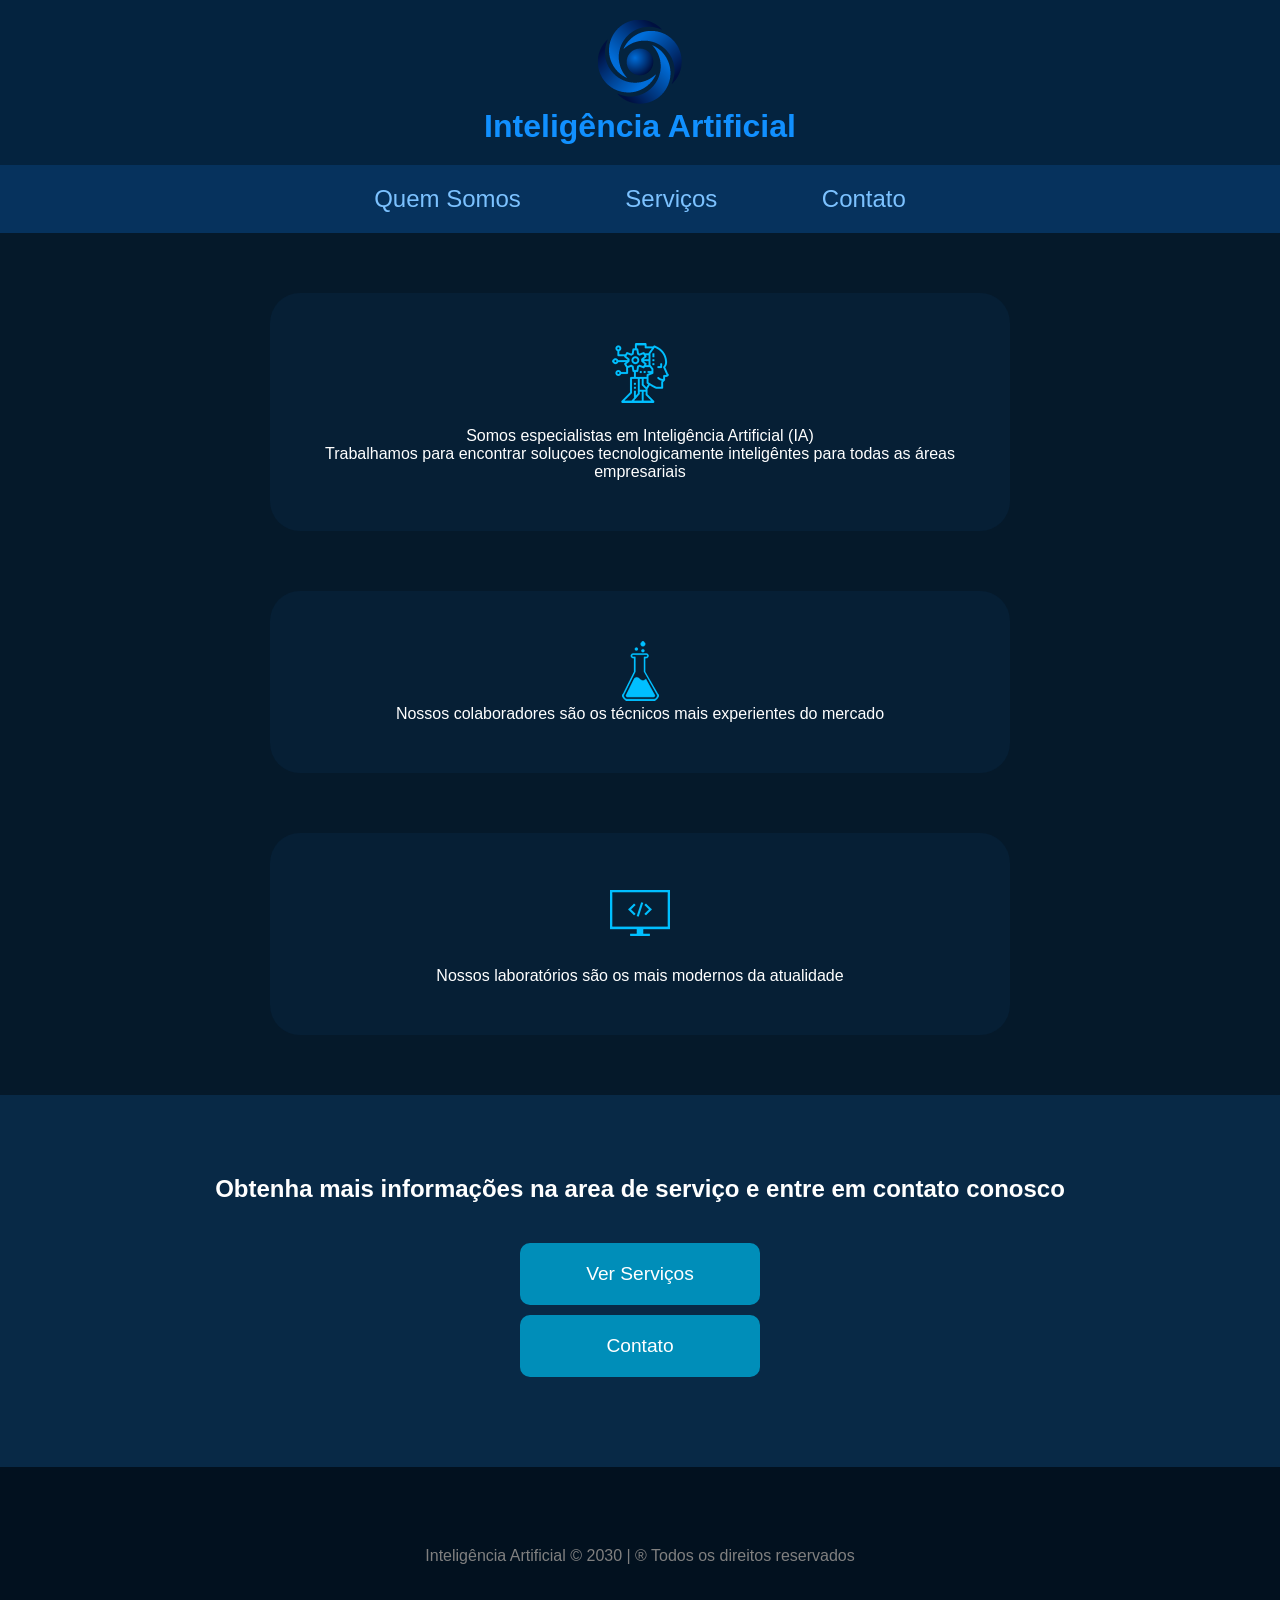
<file: WEBSITE_IA/index.html>
<!DOCTYPE html>
<html lang="pt-br">
<head>
    <meta charset="UTF-8">
    <meta name="viewport" content="width=device-width, initial-scale=1.0">

    <!-- Titulo da página -->
    <title>Inteligência Artificial</title>
    <!-- link para o css -->
    <link rel="stylesheet" href="assets/css/style.css">
</head>

<!-- o conteudo da página começa em <body> -->
<body>

    <!-- cabeçalho -->
    <header class="container-cabecalho">
        <a href="index.html"><img src="assets/images/logo_empresa.png" alt="Inteligência Artificial"></a>
        <!-- Titulo/legenda logo-->
        <h3>Inteligência Artificial</h3>
    </header>

    <!-- menu de navegação -->
    <nav class="container-navegacao">
        <a href="index.html">Quem Somos</a>
        <a href="servicos.html">Serviços</a>
        <a href="contato.html">Contato</a>
    </nav>

    <!-- Quem somos -->
     <section class="container-quem-somos">
        <article class="servico">
            <img src="assets/images/icon_ai.png" class="icone" alt="Inteligência Artificial">
            <p class="servico-texto">
                Somos especialistas em <span class="servico-texto-realce">Inteligência Artificial (IA)</span>
            <br>
            Trabalhamos para encontrar soluçoes tecnologicamente inteligêntes para todas as áreas empresariais
            </p>
        </article>

        <!-- Este artigo está herdando o css do artigo/classe servico acima -->
        <article class="servico">
            <img src="assets/images/icon_lab.png" alt="laboratório moderno">
            <p class="servico-texto">
                Nossos colaboradores são os técnicos mais experientes do mercado
            </p>
        </article>

        
        <article class="servico">
            <img src="assets/images/icon_computer.png" alt="Programadores experiêntes" class="icone">
            <p class="servico-texto">
                Nossos laboratórios são os mais modernos da atualidade
            </p>
        </article>

        <!-- Ver mais serviços ou contatos -->
        <section class="container-servicos-contatos">
            <h2>
                Obtenha mais informações na area de serviço e entre em contato conosco
            </h2>
            <div class="botoes-servicos-contatos">
                <a href="servicos.html">Ver Serviços</a>
                <a href="contato.html">Contato</a>
            </div>
        </section>

     </section>
    
    <footer class="footer">
    Inteligência Artificial &copy; 2030 | &reg; Todos os direitos reservados 
    </footer>
</body>
</html>
</file>
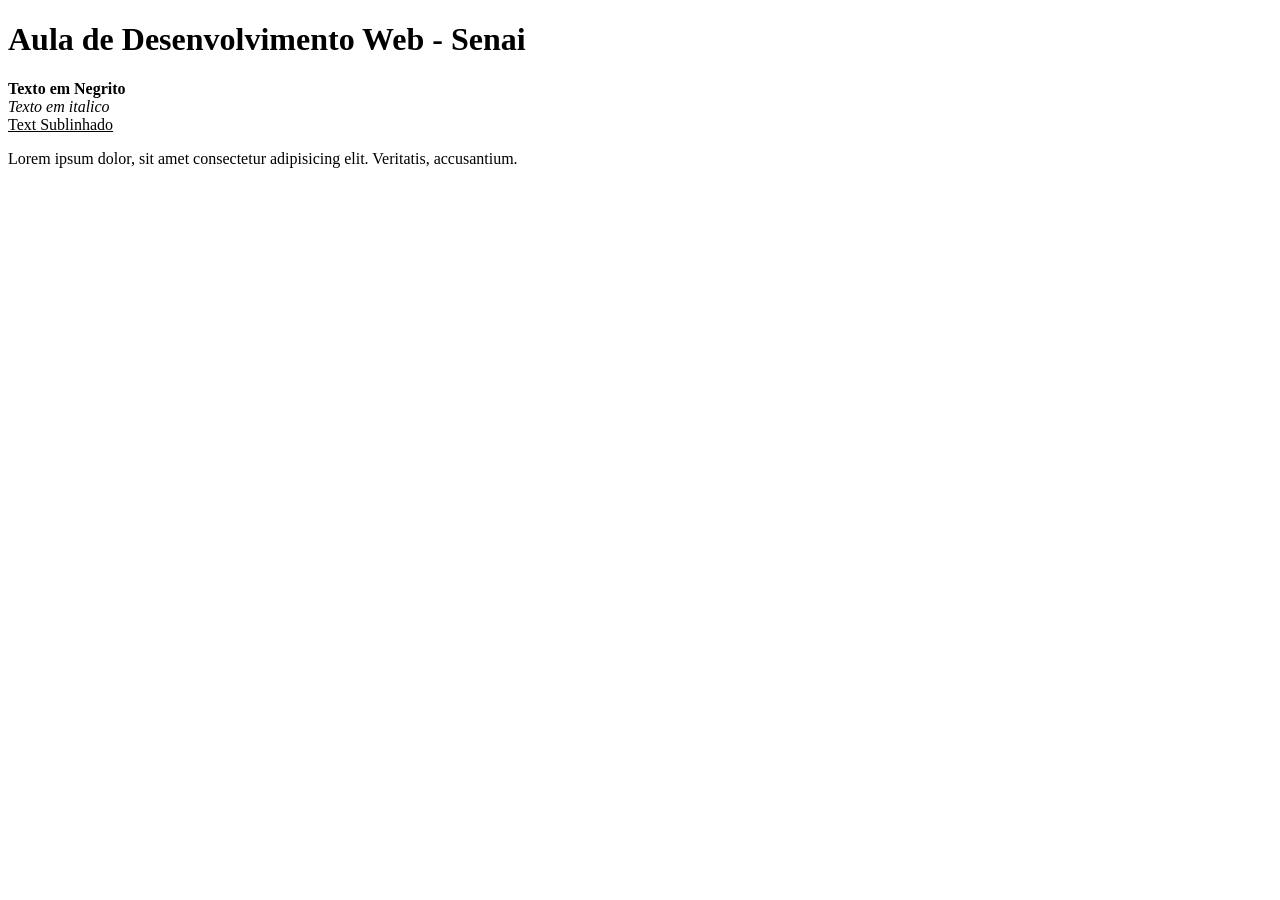
<file: Aula 02_04_2026/Introdução JS/index.html>
<!DOCTYPE html>
<html lang="pt-br">
<head>
    <meta charset="UTF-8">
    <meta name="viewport" content="width=device-width, initial-scale=1.0">
    <title>Introdução a Linguagem Javascript</title>
</head>
<body>
<script src="olamundo.js"></script>   

<h1>Aula de Desenvolvimento Web - Senai</h1>

<b>Texto em Negrito</b><br>
<i>Texto em italico</i><br> 
<u>Text Sublinhado</u><br> 

<p>Lorem ipsum dolor, sit amet consectetur adipisicing elit. Veritatis, accusantium.</p>

</body>
</html>
</file>
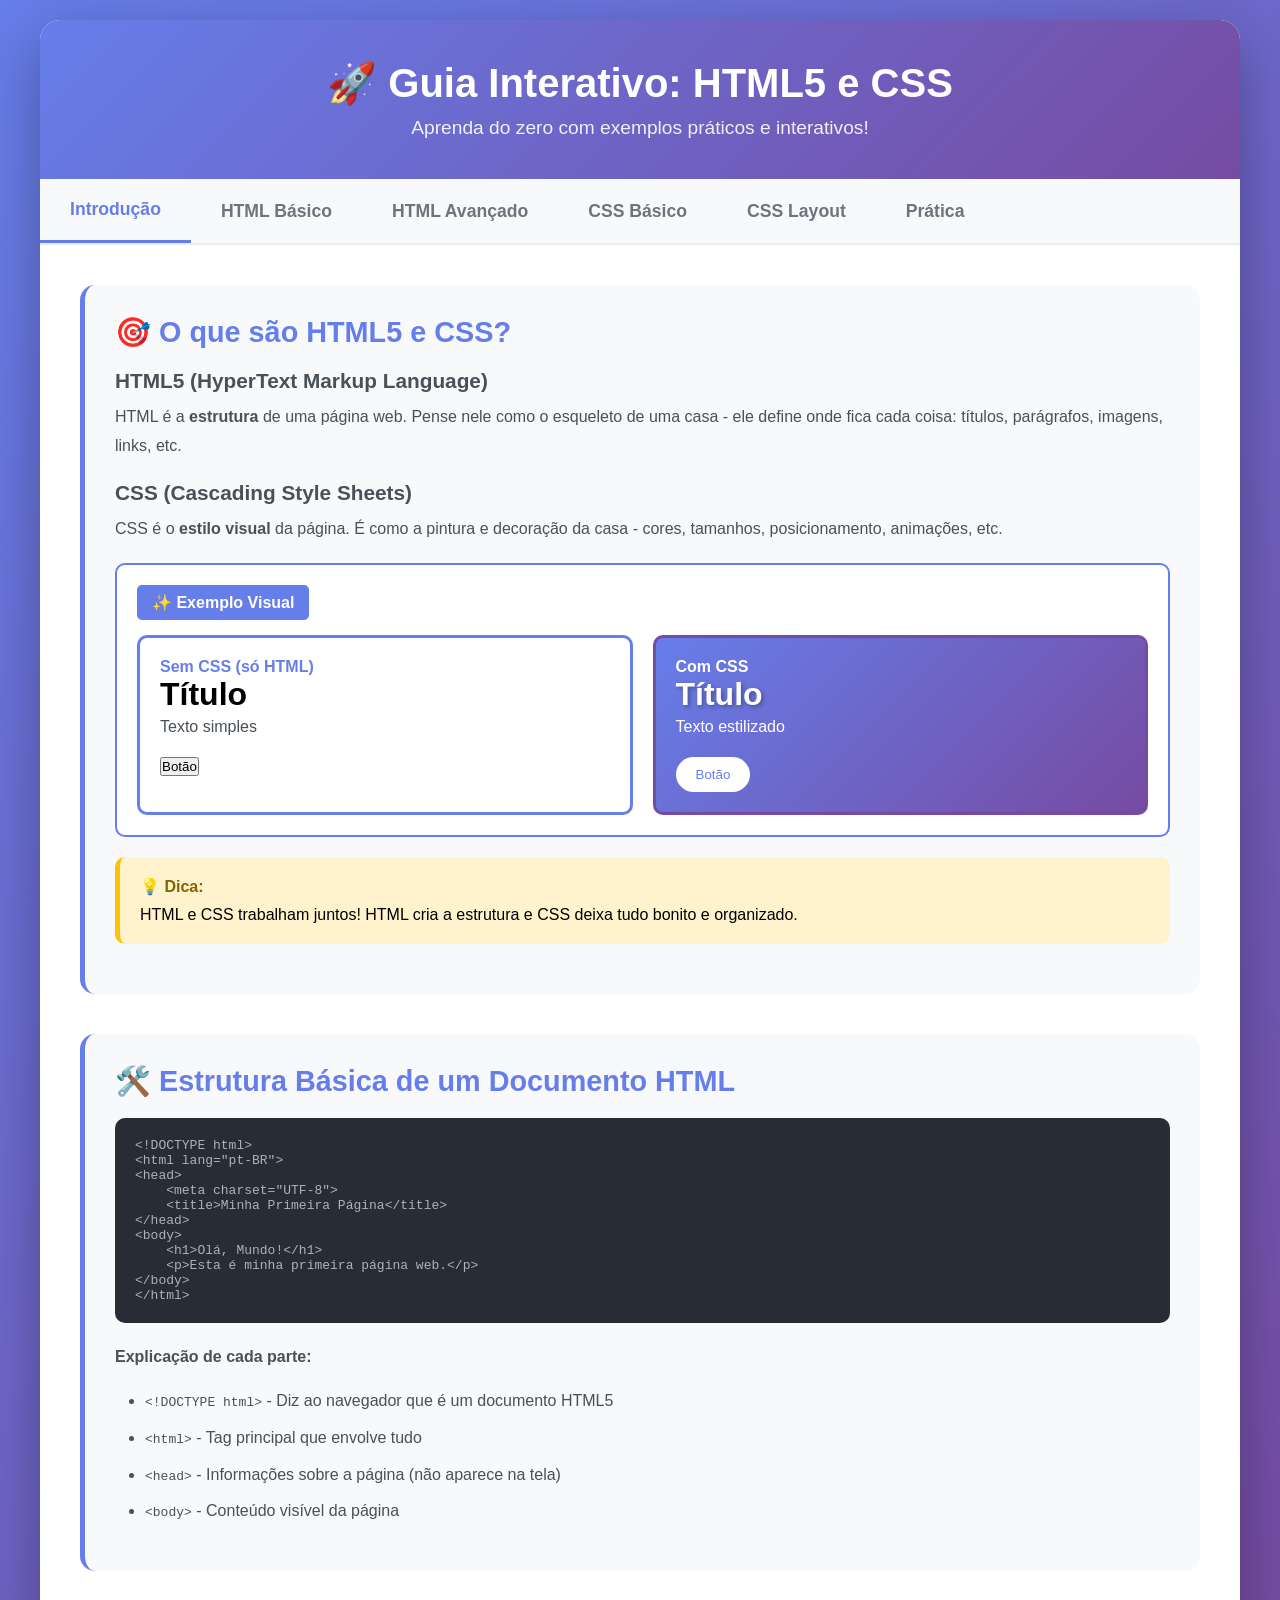
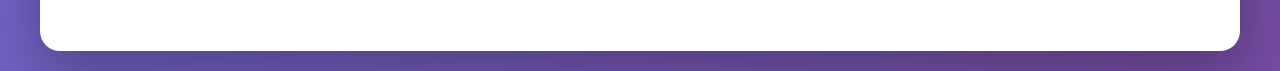
<file: html-css-guide.html>
<!DOCTYPE html>
<html lang="pt-BR">
<head>
    <meta charset="UTF-8">
    <meta name="viewport" content="width=device-width, initial-scale=1.0">
    <title>Guia Interativo: HTML5 e CSS</title>
    <style>
        * {
            margin: 0;
            padding: 0;
            box-sizing: border-box;
        }

        body {
            font-family: 'Segoe UI', Tahoma, Geneva, Verdana, sans-serif;
            background: linear-gradient(135deg, #667eea 0%, #764ba2 100%);
            min-height: 100vh;
            padding: 20px;
        }

        .container {
            max-width: 1200px;
            margin: 0 auto;
            background: white;
            border-radius: 20px;
            box-shadow: 0 20px 60px rgba(0,0,0,0.3);
            overflow: hidden;
        }

        .header {
            background: linear-gradient(135deg, #667eea 0%, #764ba2 100%);
            color: white;
            padding: 40px;
            text-align: center;
        }

        .header h1 {
            font-size: 2.5em;
            margin-bottom: 10px;
        }

        .header p {
            font-size: 1.2em;
            opacity: 0.9;
        }

        .tabs {
            display: flex;
            background: #f8f9fa;
            border-bottom: 2px solid #e9ecef;
            overflow-x: auto;
        }

        .tab {
            padding: 20px 30px;
            cursor: pointer;
            border: none;
            background: none;
            font-size: 1.1em;
            font-weight: 600;
            color: #6c757d;
            transition: all 0.3s;
            white-space: nowrap;
        }

        .tab:hover {
            background: #e9ecef;
        }

        .tab.active {
            color: #667eea;
            border-bottom: 3px solid #667eea;
        }

        .content {
            padding: 40px;
        }

        .section {
            display: none;
        }

        .section.active {
            display: block;
            animation: fadeIn 0.5s;
        }

        @keyframes fadeIn {
            from { opacity: 0; transform: translateY(20px); }
            to { opacity: 1; transform: translateY(0); }
        }

        .lesson {
            margin-bottom: 40px;
            padding: 30px;
            background: #f8f9fa;
            border-radius: 15px;
            border-left: 5px solid #667eea;
        }

        .lesson h2 {
            color: #667eea;
            margin-bottom: 15px;
            font-size: 1.8em;
        }

        .lesson h3 {
            color: #495057;
            margin: 20px 0 10px 0;
            font-size: 1.3em;
        }

        .lesson p {
            line-height: 1.8;
            color: #495057;
            margin-bottom: 15px;
        }

        .code-example {
            background: #282c34;
            color: #abb2bf;
            padding: 20px;
            border-radius: 10px;
            margin: 20px 0;
            overflow-x: auto;
            font-family: 'Courier New', monospace;
        }

        .code-example pre {
            margin: 0;
        }

        .live-demo {
            background: white;
            border: 2px solid #667eea;
            border-radius: 10px;
            padding: 20px;
            margin: 20px 0;
        }

        .live-demo-label {
            background: #667eea;
            color: white;
            padding: 8px 15px;
            border-radius: 5px;
            display: inline-block;
            margin-bottom: 15px;
            font-weight: bold;
        }

        .interactive-box {
            background: linear-gradient(135deg, #667eea 0%, #764ba2 100%);
            color: white;
            padding: 30px;
            border-radius: 10px;
            text-align: center;
            margin: 20px 0;
            cursor: pointer;
            transition: transform 0.3s, box-shadow 0.3s;
        }

        .interactive-box:hover {
            transform: scale(1.05);
            box-shadow: 0 10px 30px rgba(102, 126, 234, 0.4);
        }

        .grid-demo {
            display: grid;
            grid-template-columns: repeat(auto-fit, minmax(150px, 1fr));
            gap: 15px;
            margin: 20px 0;
        }

        .grid-item {
            background: linear-gradient(135deg, #f093fb 0%, #f5576c 100%);
            padding: 20px;
            border-radius: 10px;
            color: white;
            text-align: center;
            font-weight: bold;
        }

        .flex-demo {
            display: flex;
            justify-content: space-around;
            align-items: center;
            gap: 15px;
            margin: 20px 0;
            flex-wrap: wrap;
        }

        .flex-item {
            background: linear-gradient(135deg, #4facfe 0%, #00f2fe 100%);
            padding: 20px;
            border-radius: 10px;
            color: white;
            font-weight: bold;
            min-width: 100px;
            text-align: center;
        }

        .tip {
            background: #fff3cd;
            border-left: 5px solid #ffc107;
            padding: 20px;
            border-radius: 10px;
            margin: 20px 0;
        }

        .tip strong {
            color: #856404;
            display: block;
            margin-bottom: 10px;
        }

        .button-demo {
            background: #667eea;
            color: white;
            border: none;
            padding: 15px 30px;
            border-radius: 25px;
            font-size: 1.1em;
            cursor: pointer;
            transition: all 0.3s;
            margin: 10px;
        }

        .button-demo:hover {
            background: #764ba2;
            transform: translateY(-3px);
            box-shadow: 0 5px 15px rgba(102, 126, 234, 0.4);
        }

        .form-demo {
            background: #f8f9fa;
            padding: 25px;
            border-radius: 10px;
            margin: 20px 0;
        }

        .form-demo input,
        .form-demo textarea {
            width: 100%;
            padding: 12px;
            margin: 10px 0;
            border: 2px solid #e9ecef;
            border-radius: 8px;
            font-size: 1em;
            transition: border-color 0.3s;
        }

        .form-demo input:focus,
        .form-demo textarea:focus {
            outline: none;
            border-color: #667eea;
        }

        .tag-example {
            display: inline-block;
            background: #e9ecef;
            padding: 5px 10px;
            border-radius: 5px;
            margin: 5px;
            font-family: 'Courier New', monospace;
            color: #495057;
        }

        ul, ol {
            margin: 15px 0 15px 30px;
            line-height: 1.8;
        }

        li {
            margin: 8px 0;
            color: #495057;
        }
    </style>
</head>
<body>
    <div class="container">
        <div class="header">
            <h1>🚀 Guia Interativo: HTML5 e CSS</h1>
            <p>Aprenda do zero com exemplos práticos e interativos!</p>
        </div>

        <div class="tabs">
            <button class="tab active" onclick="showSection('intro')">Introdução</button>
            <button class="tab" onclick="showSection('html-basico')">HTML Básico</button>
            <button class="tab" onclick="showSection('html-avancado')">HTML Avançado</button>
            <button class="tab" onclick="showSection('css-basico')">CSS Básico</button>
            <button class="tab" onclick="showSection('css-layout')">CSS Layout</button>
            <button class="tab" onclick="showSection('pratica')">Prática</button>
        </div>

        <div class="content">
            <!-- Seção: Introdução -->
            <div id="intro" class="section active">
                <div class="lesson">
                    <h2>🎯 O que são HTML5 e CSS?</h2>
                    
                    <h3>HTML5 (HyperText Markup Language)</h3>
                    <p>HTML é a <strong>estrutura</strong> de uma página web. Pense nele como o esqueleto de uma casa - ele define onde fica cada coisa: títulos, parágrafos, imagens, links, etc.</p>
                    
                    <h3>CSS (Cascading Style Sheets)</h3>
                    <p>CSS é o <strong>estilo visual</strong> da página. É como a pintura e decoração da casa - cores, tamanhos, posicionamento, animações, etc.</p>

                    <div class="live-demo">
                        <div class="live-demo-label">✨ Exemplo Visual</div>
                        <div style="display: grid; grid-template-columns: 1fr 1fr; gap: 20px;">
                            <div style="border: 3px solid #667eea; padding: 20px; border-radius: 10px;">
                                <h4 style="color: #667eea;">Sem CSS (só HTML)</h4>
                                <h1>Título</h1>
                                <p>Texto simples</p>
                                <button>Botão</button>
                            </div>
                            <div style="border: 3px solid #764ba2; padding: 20px; border-radius: 10px; background: linear-gradient(135deg, #667eea 0%, #764ba2 100%);">
                                <h4 style="color: white;">Com CSS</h4>
                                <h1 style="color: white; text-shadow: 2px 2px 4px rgba(0,0,0,0.3);">Título</h1>
                                <p style="color: white;">Texto estilizado</p>
                                <button style="background: white; color: #667eea; border: none; padding: 10px 20px; border-radius: 20px; cursor: pointer;">Botão</button>
                            </div>
                        </div>
                    </div>

                    <div class="tip">
                        <strong>💡 Dica:</strong>
                        HTML e CSS trabalham juntos! HTML cria a estrutura e CSS deixa tudo bonito e organizado.
                    </div>
                </div>

                <div class="lesson">
                    <h2>🛠️ Estrutura Básica de um Documento HTML</h2>
                    
                    <div class="code-example">
<pre>&lt;!DOCTYPE html&gt;
&lt;html lang="pt-BR"&gt;
&lt;head&gt;
    &lt;meta charset="UTF-8"&gt;
    &lt;title&gt;Minha Primeira Página&lt;/title&gt;
&lt;/head&gt;
&lt;body&gt;
    &lt;h1&gt;Olá, Mundo!&lt;/h1&gt;
    &lt;p&gt;Esta é minha primeira página web.&lt;/p&gt;
&lt;/body&gt;
&lt;/html&gt;</pre>
                    </div>

                    <p><strong>Explicação de cada parte:</strong></p>
                    <ul>
                        <li><code>&lt;!DOCTYPE html&gt;</code> - Diz ao navegador que é um documento HTML5</li>
                        <li><code>&lt;html&gt;</code> - Tag principal que envolve tudo</li>
                        <li><code>&lt;head&gt;</code> - Informações sobre a página (não aparece na tela)</li>
                        <li><code>&lt;body&gt;</code> - Conteúdo visível da página</li>
                    </ul>
                </div>
            </div>

            <!-- Seção: HTML Básico -->
            <div id="html-basico" class="section">
                <div class="lesson">
                    <h2>📝 Tags HTML Essenciais</h2>
                    
                    <h3>Títulos e Parágrafos</h3>
                    <div class="code-example">
<pre>&lt;h1&gt;Título Principal&lt;/h1&gt;
&lt;h2&gt;Subtítulo&lt;/h2&gt;
&lt;h3&gt;Título Menor&lt;/h3&gt;
&lt;p&gt;Este é um parágrafo de texto.&lt;/p&gt;</pre>
                    </div>

                    <div class="live-demo">
                        <div class="live-demo-label">👁️ Como fica:</div>
                        <h1>Título Principal</h1>
                        <h2>Subtítulo</h2>
                        <h3>Título Menor</h3>
                        <p>Este é um parágrafo de texto.</p>
                    </div>

                    <h3>Links e Imagens</h3>
                    <div class="code-example">
<pre>&lt;a href="https://google.com"&gt;Clique aqui&lt;/a&gt;
&lt;img src="imagem.jpg" alt="Descrição da imagem"&gt;</pre>
                    </div>

                    <h3>Listas</h3>
                    <div class="code-example">
<pre>&lt;!-- Lista não ordenada --&gt;
&lt;ul&gt;
    &lt;li&gt;Item 1&lt;/li&gt;
    &lt;li&gt;Item 2&lt;/li&gt;
&lt;/ul&gt;

&lt;!-- Lista ordenada --&gt;
&lt;ol&gt;
    &lt;li&gt;Primeiro&lt;/li&gt;
    &lt;li&gt;Segundo&lt;/li&gt;
&lt;/ol&gt;</pre>
                    </div>

                    <div class="live-demo">
                        <div class="live-demo-label">👁️ Como fica:</div>
                        <div style="display: grid; grid-template-columns: 1fr 1fr; gap: 20px;">
                            <div>
                                <strong>Lista não ordenada:</strong>
                                <ul>
                                    <li>Maçã</li>
                                    <li>Banana</li>
                                    <li>Laranja</li>
                                </ul>
                            </div>
                            <div>
                                <strong>Lista ordenada:</strong>
                                <ol>
                                    <li>Acordar</li>
                                    <li>Escovar os dentes</li>
                                    <li>Tomar café</li>
                                </ol>
                            </div>
                        </div>
                    </div>

                    <h3>Formatação de Texto</h3>
                    <div class="code-example">
<pre>&lt;strong&gt;Texto em negrito&lt;/strong&gt;
&lt;em&gt;Texto em itálico&lt;/em&gt;
&lt;u&gt;Texto sublinhado&lt;/u&gt;
&lt;mark&gt;Texto destacado&lt;/mark&gt;</pre>
                    </div>

                    <div class="live-demo">
                        <div class="live-demo-label">👁️ Como fica:</div>
                        <p><strong>Texto em negrito</strong></p>
                        <p><em>Texto em itálico</em></p>
                        <p><u>Texto sublinhado</u></p>
                        <p><mark>Texto destacado</mark></p>
                    </div>
                </div>
            </div>

            <!-- Seção: HTML Avançado -->
            <div id="html-avancado" class="section">
                <div class="lesson">
                    <h2>🏗️ Elementos de Estrutura (HTML5 Semântico)</h2>
                    
                    <p>HTML5 trouxe tags que dão <strong>significado</strong> às diferentes partes da página:</p>

                    <div class="code-example">
<pre>&lt;header&gt;Cabeçalho do site&lt;/header&gt;
&lt;nav&gt;Menu de navegação&lt;/nav&gt;
&lt;main&gt;Conteúdo principal&lt;/main&gt;
&lt;article&gt;Um artigo ou post&lt;/article&gt;
&lt;section&gt;Uma seção da página&lt;/section&gt;
&lt;aside&gt;Conteúdo lateral&lt;/aside&gt;
&lt;footer&gt;Rodapé do site&lt;/footer&gt;</pre>
                    </div>

                    <div class="live-demo">
                        <div class="live-demo-label">📐 Estrutura Visual de uma Página:</div>
                        <div style="border: 2px solid #667eea; border-radius: 10px; overflow: hidden;">
                            <div style="background: #667eea; color: white; padding: 20px; text-align: center;">
                                <strong>&lt;header&gt;</strong> Cabeçalho
                            </div>
                            <div style="background: #764ba2; color: white; padding: 15px; text-align: center;">
                                <strong>&lt;nav&gt;</strong> Navegação
                            </div>
                            <div style="display: grid; grid-template-columns: 3fr 1fr; gap: 2px;">
                                <div style="background: #f093fb; color: white; padding: 40px; text-align: center;">
                                    <strong>&lt;main&gt;</strong> Conteúdo Principal
                                </div>
                                <div style="background: #4facfe; color: white; padding: 40px; text-align: center;">
                                    <strong>&lt;aside&gt;</strong> Lateral
                                </div>
                            </div>
                            <div style="background: #667eea; color: white; padding: 20px; text-align: center;">
                                <strong>&lt;footer&gt;</strong> Rodapé
                            </div>
                        </div>
                    </div>

                    <h3>Formulários</h3>
                    <div class="code-example">
<pre>&lt;form&gt;
    &lt;label&gt;Nome:&lt;/label&gt;
    &lt;input type="text" placeholder="Digite seu nome"&gt;
    
    &lt;label&gt;Email:&lt;/label&gt;
    &lt;input type="email" placeholder="seu@email.com"&gt;
    
    &lt;textarea placeholder="Sua mensagem"&gt;&lt;/textarea&gt;
    
    &lt;button type="submit"&gt;Enviar&lt;/button&gt;
&lt;/form&gt;</pre>
                    </div>

                    <div class="live-demo">
                        <div class="live-demo-label">👁️ Formulário Interativo:</div>
                        <div class="form-demo">
                            <label>Nome:</label>
                            <input type="text" placeholder="Digite seu nome">
                            
                            <label>Email:</label>
                            <input type="email" placeholder="seu@email.com">
                            
                            <label>Mensagem:</label>
                            <textarea placeholder="Sua mensagem" rows="3"></textarea>
                            
                            <button class="button-demo">Enviar</button>
                        </div>
                    </div>
                </div>
            </div>

            <!-- Seção: CSS Básico -->
            <div id="css-basico" class="section">
                <div class="lesson">
                    <h2>🎨 Como Adicionar CSS</h2>
                    
                    <h3>1. CSS Inline (dentro da tag)</h3>
                    <div class="code-example">
<pre>&lt;p style="color: blue; font-size: 20px;"&gt;Texto azul&lt;/p&gt;</pre>
                    </div>

                    <h3>2. CSS Interno (na tag &lt;style&gt;)</h3>
                    <div class="code-example">
<pre>&lt;style&gt;
    p {
        color: blue;
        font-size: 20px;
    }
&lt;/style&gt;</pre>
                    </div>

                    <h3>3. CSS Externo (arquivo separado) - RECOMENDADO</h3>
                    <div class="code-example">
<pre>&lt;link rel="stylesheet" href="estilo.css"&gt;</pre>
                    </div>

                    <div class="tip">
                        <strong>💡 Melhor Prática:</strong>
                        Use CSS externo! Deixa o código organizado e você pode reutilizar o mesmo estilo em várias páginas.
                    </div>
                </div>

                <div class="lesson">
                    <h2>🎯 Seletores CSS</h2>
                    
                    <h3>Seletor de Tag</h3>
                    <div class="code-example">
<pre>p {
    color: red;
}</pre>
                    </div>
                    <p>Seleciona TODAS as tags &lt;p&gt;</p>

                    <h3>Seletor de Classe (.)</h3>
                    <div class="code-example">
<pre>.minha-classe {
    color: blue;
}</pre>
                    </div>
                    <p>Usa: <code>&lt;p class="minha-classe"&gt;</code></p>

                    <h3>Seletor de ID (#)</h3>
                    <div class="code-example">
<pre>#meu-id {
    color: green;
}</pre>
                    </div>
                    <p>Usa: <code>&lt;p id="meu-id"&gt;</code></p>

                    <div class="tip">
                        <strong>💡 Importante:</strong>
                        <ul>
                            <li>Classes podem ser usadas várias vezes</li>
                            <li>IDs devem ser únicos na página</li>
                        </ul>
                    </div>
                </div>

                <div class="lesson">
                    <h2>✨ Propriedades CSS Mais Usadas</h2>
                    
                    <h3>Cores e Fundos</h3>
                    <div class="code-example">
<pre>color: blue;              /* Cor do texto */
background-color: yellow; /* Cor de fundo */
background: linear-gradient(to right, red, blue); /* Gradiente */</pre>
                    </div>

                    <div class="live-demo">
                        <div class="live-demo-label">👁️ Exemplos:</div>
                        <div style="display: grid; grid-template-columns: repeat(3, 1fr); gap: 15px;">
                            <div style="background-color: #667eea; color: white; padding: 20px; border-radius: 10px; text-align: center;">
                                Cor Sólida
                            </div>
                            <div style="background: linear-gradient(to right, #667eea, #764ba2); color: white; padding: 20px; border-radius: 10px; text-align: center;">
                                Gradiente
                            </div>
                            <div style="background: linear-gradient(135deg, #f093fb 0%, #f5576c 100%); color: white; padding: 20px; border-radius: 10px; text-align: center;">
                                Gradiente Diagonal
                            </div>
                        </div>
                    </div>

                    <h3>Tamanhos e Espaçamentos</h3>
                    <div class="code-example">
<pre>width: 200px;        /* Largura */
height: 100px;       /* Altura */
padding: 20px;       /* Espaço interno */
margin: 10px;        /* Espaço externo */
border: 2px solid black; /* Borda */</pre>
                    </div>

                    <div class="live-demo">
                        <div class="live-demo-label">📦 Box Model (Modelo de Caixa):</div>
                        <div style="background: #e9ecef; padding: 30px; text-align: center;">
                            <div style="background: #ffc107; padding: 5px; display: inline-block;">
                                <strong>MARGIN</strong> (margem externa)
                                <div style="background: #4facfe; padding: 5px; margin: 10px;">
                                    <strong>BORDER</strong> (borda)
                                    <div style="background: #f093fb; padding: 5px; border: 3px solid white;">
                                        <strong>PADDING</strong> (espaço interno)
                                        <div style="background: white; padding: 20px; color: #667eea; font-weight: bold;">
                                            CONTEÚDO
                                        </div>
                                    </div>
                                </div>
                            </div>
                        </div>
                    </div>

                    <h3>Texto</h3>
                    <div class="code-example">
<pre>font-size: 18px;          /* Tamanho */
font-weight: bold;        /* Negrito */
text-align: center;       /* Alinhamento */
font-family: Arial;       /* Fonte */
text-decoration: underline; /* Sublinhado */</pre>
                    </div>
                </div>
            </div>

            <!-- Seção: CSS Layout -->
            <div id="css-layout" class="section">
                <div class="lesson">
                    <h2>📐 Flexbox - Layout Flexível</h2>
                    
                    <p>Flexbox facilita MUITO o alinhamento de elementos!</p>

                    <div class="code-example">
<pre>.container {
    display: flex;
    justify-content: center;    /* Alinha horizontalmente */
    align-items: center;        /* Alinha verticalmente */
    gap: 20px;                  /* Espaço entre itens */
}</pre>
                    </div>

                    <div class="live-demo">
                        <div class="live-demo-label">👁️ Flexbox em Ação:</div>
                        <div class="flex-demo">
                            <div class="flex-item">Item 1</div>
                            <div class="flex-item">Item 2</div>
                            <div class="flex-item">Item 3</div>
                            <div class="flex-item">Item 4</div>
                        </div>
                    </div>

                    <div class="tip">
                        <strong>💡 Flexbox é perfeito para:</strong>
                        <ul>
                            <li>Menus de navegação</li>
                            <li>Centralizar elementos</li>
                            <li>Layouts responsivos</li>
                        </ul>
                    </div>
                </div>

                <div class="lesson">
                    <h2>🎯 Grid - Layout em Grade</h2>
                    
                    <p>Grid CSS é ideal para layouts mais complexos!</p>

                    <div class="code-example">
<pre>.container {
    display: grid;
    grid-template-columns: 1fr 1fr 1fr;  /* 3 colunas iguais */
    gap: 20px;                            /* Espaço entre */
}</pre>
                    </div>

                    <div class="live-demo">
                        <div class="live-demo-label">👁️ Grid em Ação:</div>
                        <div class="grid-demo">
                            <div class="grid-item">1</div>
                            <div class="grid-item">2</div>
                            <div class="grid-item">3</div>
                            <div class="grid-item">4</div>
                            <div class="grid-item">5</div>
                            <div class="grid-item">6</div>
                        </div>
                    </div>

                    <div class="tip">
                        <strong>💡 Grid é perfeito para:</strong>
                        <ul>
                            <li>Galerias de imagens</li>
                            <li>Layouts de revista</li>
                            <li>Dashboards</li>
                        </ul>
                    </div>
                </div>

                <div class="lesson">
                    <h2>🌟 Efeitos e Animações</h2>
                    
                    <h3>Hover (Efeito ao passar o mouse)</h3>
                    <div class="code-example">
<pre>.botao:hover {
    background-color: red;
    transform: scale(1.1);     /* Aumenta 10% */
    transition: all 0.3s;      /* Animação suave */
}</pre>
                    </div>

                    <div class="live-demo">
                        <div class="live-demo-label">👁️ Passe o mouse nos botões:</div>
                        <div style="text-align: center;">
                            <button class="button-demo">Botão 1</button>
                            <button class="button-demo">Botão 2</button>
                            <button class="button-demo">Botão 3</button>
                        </div>
                    </div>

                    <h3>Sombras e Bordas Arredondadas</h3>
                    <div class="code-example">
<pre>border-radius: 10px;                    /* Cantos arredondados */
box-shadow: 0 5px 15px rgba(0,0,0,0.3); /* Sombra */</pre>
                    </div>

                    <div class="live-demo">
                        <div class="live-demo-label">👁️ Exemplos:</div>
                        <div style="display: grid; grid-template-columns: repeat(3, 1fr); gap: 20px;">
                            <div style="background: #667eea; color: white; padding: 30px; border-radius: 0px; text-align: center;">
                                Sem bordas arredondadas
                            </div>
                            <div style="background: #764ba2; color: white; padding: 30px; border-radius: 15px; text-align: center;">
                                border-radius: 15px
                            </div>
                            <div style="background: #f093fb; color: white; padding: 30px; border-radius: 50%; text-align: center;">
                                border-radius: 50% (círculo)
                            </div>
                        </div>
                    </div>
                </div>
            </div>

            <!-- Seção: Prática -->
            <div id="pratica" class="section">
                <div class="lesson">
                    <h2>🚀 Projetos para Praticar</h2>
                    
                    <h3>1. Card de Perfil</h3>
                    <div class="live-demo">
                        <div style="max-width: 300px; margin: 0 auto; background: linear-gradient(135deg, #667eea 0%, #764ba2 100%); border-radius: 20px; padding: 30px; text-align: center; color: white; box-shadow: 0 10px 30px rgba(0,0,0,0.3);">
                            <div style="width: 100px; height: 100px; background: white; border-radius: 50%; margin: 0 auto 20px; display: flex; align-items: center; justify-content: center; font-size: 40px;">
                                👤
                            </div>
                            <h2 style="margin: 0 0 10px 0;">João Silva</h2>
                            <p style="opacity: 0.9;">Desenvolvedor Web</p>
                            <button style="background: white; color: #667eea; border: none; padding: 12px 30px; border-radius: 25px; font-weight: bold; cursor: pointer; margin-top: 15px;">Ver Perfil</button>
                        </div>
                    </div>

                    <h3>2. Menu de Navegação</h3>
                    <div class="live-demo">
                        <div style="background: #667eea; padding: 20px; border-radius: 10px;">
                            <div style="display: flex; justify-content: space-around; flex-wrap: wrap; gap: 15px;">
                                <a style="color: white; text-decoration: none; font-weight: bold; padding: 10px 20px; border-radius: 5px; transition: background 0.3s;" href="#" onmouseover="this.style.background='rgba(255,255,255,0.2)'" onmouseout="this.style.background='transparent'">Início</a>
                                <a style="color: white; text-decoration: none; font-weight: bold; padding: 10px 20px; border-radius: 5px; transition: background 0.3s;" href="#" onmouseover="this.style.background='rgba(255,255,255,0.2)'" onmouseout="this.style.background='transparent'">Sobre</a>
                                <a style="color: white; text-decoration: none; font-weight: bold; padding: 10px 20px; border-radius: 5px; transition: background 0.3s;" href="#" onmouseover="this.style.background='rgba(255,255,255,0.2)'" onmouseout="this.style.background='transparent'">Serviços</a>
                                <a style="color: white; text-decoration: none; font-weight: bold; padding: 10px 20px; border-radius: 5px; transition: background 0.3s;" href="#" onmouseover="this.style.background='rgba(255,255,255,0.2)'" onmouseout="this.style.background='transparent'">Contato</a>
                            </div>
                        </div>
                    </div>

                    <h3>3. Galeria de Imagens</h3>
                    <div class="live-demo">
                        <div style="display: grid; grid-template-columns: repeat(auto-fit, minmax(150px, 1fr)); gap: 15px;">
                            <div style="background: linear-gradient(135deg, #667eea 0%, #764ba2 100%); height: 150px; border-radius: 15px; display: flex; align-items: center; justify-content: center; color: white; font-size: 40px; cursor: pointer; transition: transform 0.3s;" onmouseover="this.style.transform='scale(1.05)'" onmouseout="this.style.transform='scale(1)'">🖼️</div>
                            <div style="background: linear-gradient(135deg, #f093fb 0%, #f5576c 100%); height: 150px; border-radius: 15px; display: flex; align-items: center; justify-content: center; color: white; font-size: 40px; cursor: pointer; transition: transform 0.3s;" onmouseover="this.style.transform='scale(1.05)'" onmouseout="this.style.transform='scale(1)'">🎨</div>
                            <div style="background: linear-gradient(135deg, #4facfe 0%, #00f2fe 100%); height: 150px; border-radius: 15px; display: flex; align-items: center; justify-content: center; color: white; font-size: 40px; cursor: pointer; transition: transform 0.3s;" onmouseover="this.style.transform='scale(1.05)'" onmouseout="this.style.transform='scale(1)'">📷</div>
                            <div style="background: linear-gradient(135deg, #fa709a 0%, #fee140 100%); height: 150px; border-radius: 15px; display: flex; align-items: center; justify-content: center; color: white; font-size: 40px; cursor: pointer; transition: transform 0.3s;" onmouseover="this.style.transform='scale(1.05)'" onmouseout="this.style.transform='scale(1)'">🌅</div>
                        </div>
                    </div>

                    <div class="tip">
                        <strong>🎯 Próximos Passos:</strong>
                        <ol>
                            <li>Pratique criando suas próprias páginas</li>
                            <li>Experimente mudar cores e tamanhos</li>
                            <li>Combine diferentes elementos</li>
                            <li>Use ferramentas como CodePen ou VS Code</li>
                            <li>Consulte documentação: MDN Web Docs, W3Schools</li>
                        </ol>
                    </div>
                </div>

                <div class="lesson">
                    <h2>📚 Recursos para Continuar Aprendendo</h2>
                    
                    <h3>Sites Recomendados:</h3>
                    <ul>
                        <li><strong>MDN Web Docs</strong> - Documentação completa e confiável</li>
                        <li><strong>W3Schools</strong> - Tutoriais e referências práticas</li>
                        <li><strong>CSS-Tricks</strong> - Dicas e truques de CSS</li>
                        <li><strong>CodePen</strong> - Para praticar e ver exemplos</li>
                    </ul>

                    <h3>Dicas Finais:</h3>
                    <ul>
                        <li>✅ Pratique todos os dias, mesmo que por 15 minutos</li>
                        <li>✅ Recrie sites que você gosta</li>
                        <li>✅ Use as ferramentas de desenvolvedor do navegador (F12)</li>
                        <li>✅ Não tenha medo de errar - é assim que se aprende!</li>
                        <li>✅ Comece simples e vá evoluindo aos poucos</li>
                    </ul>
                </div>

                <div class="interactive-box" onclick="alert('🎉 Parabéns! Você completou o guia de HTML5 e CSS! Continue praticando e criando projetos incríveis!')">
                    <h2 style="margin: 0 0 15px 0;">🎊 Clique aqui quando terminar o guia!</h2>
                    <p style="margin: 0;">Você está no caminho certo para se tornar um desenvolvedor web!</p>
                </div>
            </div>
        </div>
    </div>

    <script>
        function showSection(sectionId) {
            // Esconde todas as seções
            document.querySelectorAll('.section').forEach(section => {
                section.classList.remove('active');
            });
            
            // Remove active de todas as tabs
            document.querySelectorAll('.tab').forEach(tab => {
                tab.classList.remove('active');
            });
            
            // Mostra a seção selecionada
            document.getElementById(sectionId).classList.add('active');
            
            // Marca a tab como ativa
            event.target.classList.add('active');
            
            // Scroll para o topo
            window.scrollTo({ top: 0, behavior: 'smooth' });
        }
    </script>
</body>
</html>
</file>
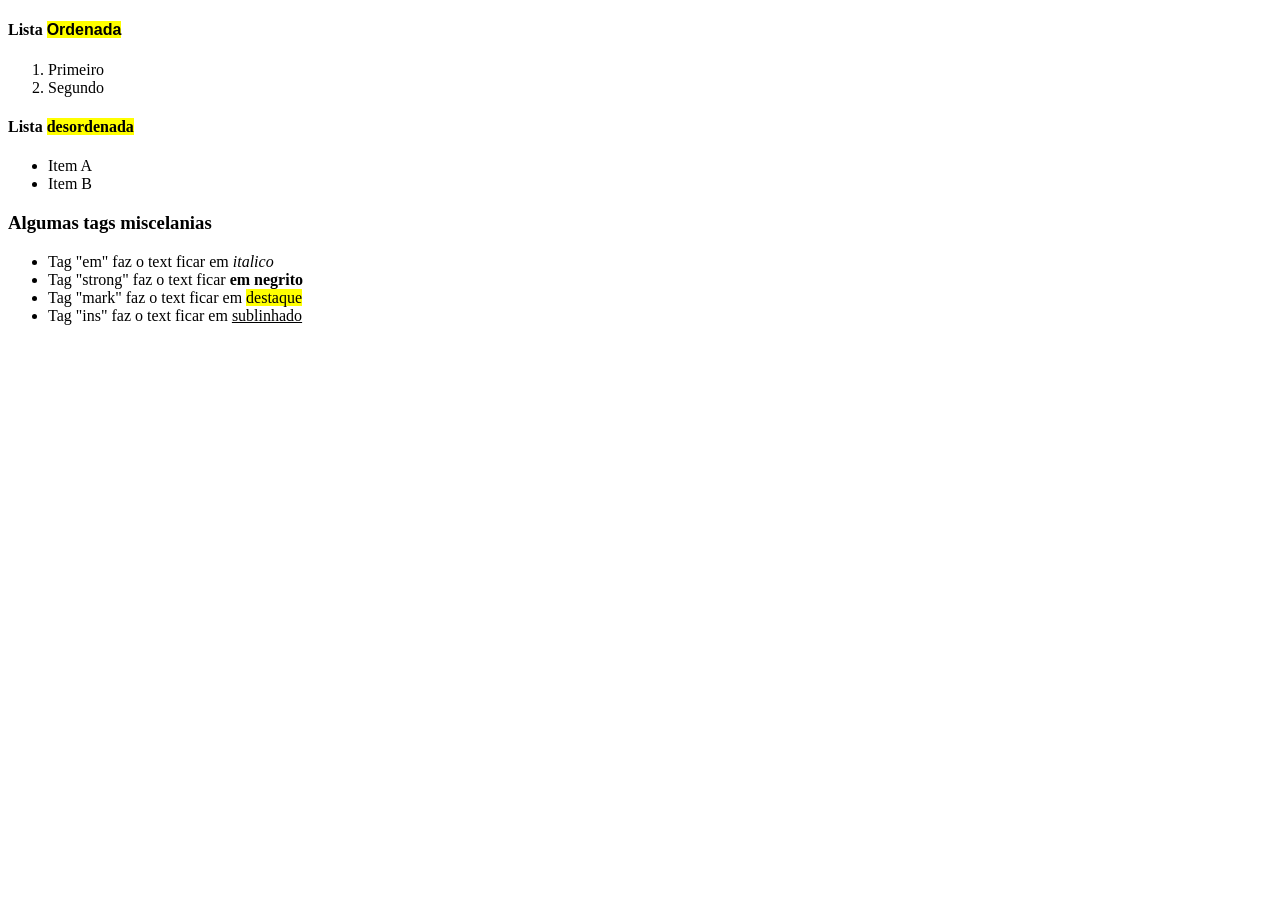
<file: Aula 10_04_2026/listas.html>
<!-- exercicios de listas -->
 <!DOCTYPE html>
 <html lang="pt-br">
 <head>
    <meta charset="UTF-8">
    <meta name="viewport" content="width=device-width, initial-scale=1.0">
    <title>Listas</title>

    <!-- css interno -->
    <style>
        .container-ol li:hover {
            color: blue;
        }
        .container-ul li:hover{
            color: blueviolet;
        }
    </style>
 </head>
 <body>
    
    <!-- Lista Ordenada -->

    <!-- css in-line, dentro da propria tag -->
    <h4>Lista <mark style="font-family: Arial, Helvetica, sans-serif;">Ordenada</mark></h4> 
    <ol class="container-ol">
        <li>Primeiro</li>
        <li>Segundo</li>
    </ol>

    <!-- Lista desordenada/bullet points -->
    <h4>Lista <mark>desordenada</mark></h4>
    <ul class="container-ul">
        <li>Item A</li>
        <li>Item B</li>
    </ul>

    <h3>Algumas tags miscelanias</h3>
    <ul class="container-ul">
        <li>Tag "em" faz o text ficar em <em>italico</em></li>
        <li>Tag "strong" faz o text ficar <strong>em negrito</strong></li>
        <li>Tag "mark" faz o text ficar em <mark>destaque</mark></li>
        <li>Tag "ins" faz o text ficar em <ins>sublinhado   </ins></li>
    </ul>
 </body>
 </html>
</file>
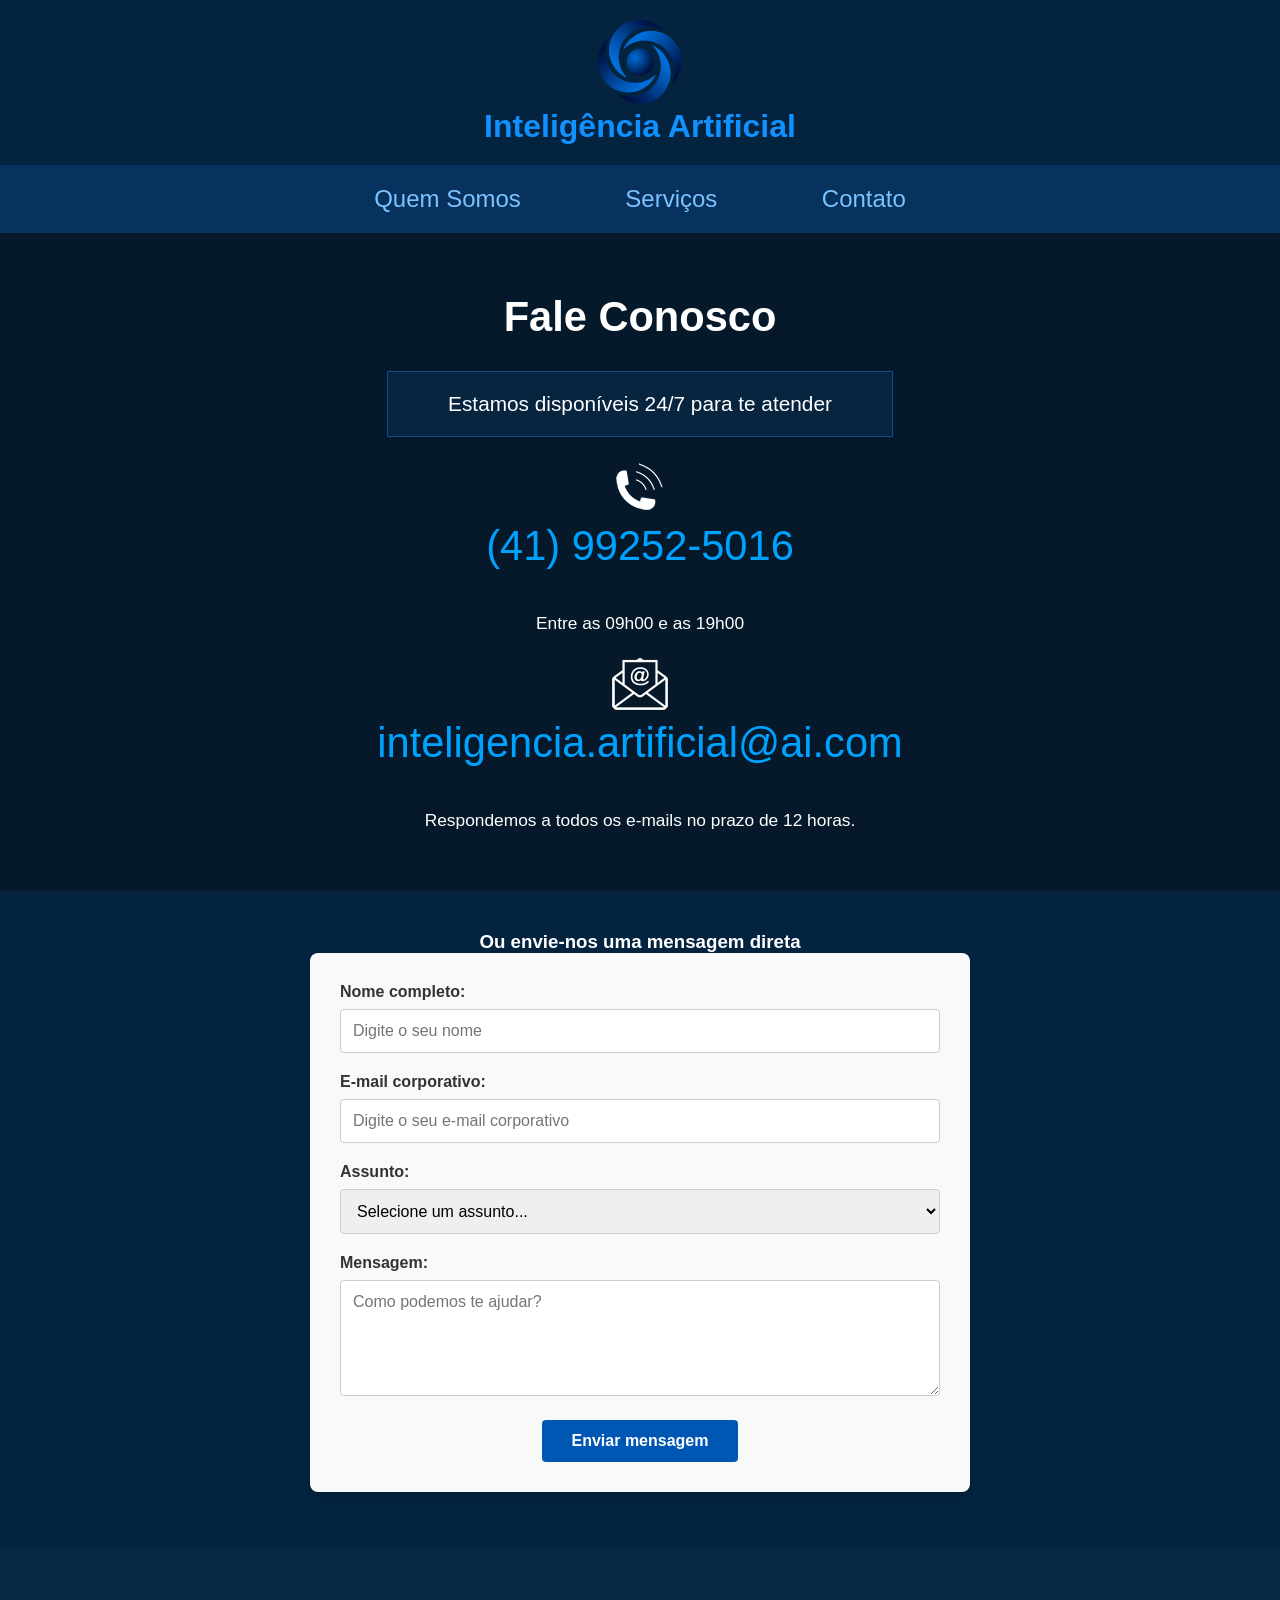
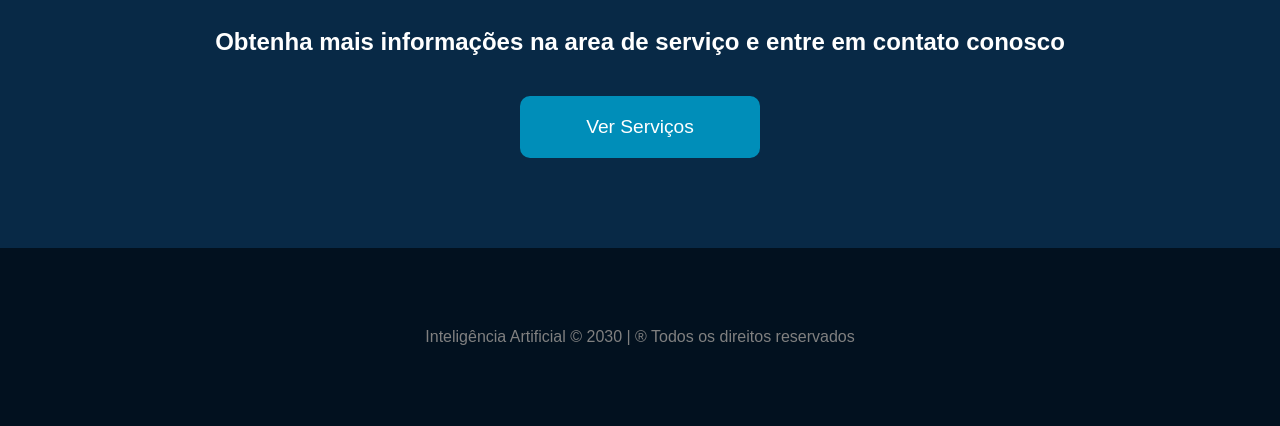
<file: WEBSITE_IA/contato.html>
<!DOCTYPE html>
<html lang="pt-br">
<head>
    <meta charset="UTF-8">
    <meta name="viewport" content="width=device-width, initial-scale=1.0">

    <!-- Titulo da página -->
    <title>Inteligência Artificial</title>
    <!-- link para o css -->
    <link rel="stylesheet" href="assets/css/style.css">
</head>

<!-- o conteudo da página começa em <body> -->
<body>

    <!-- cabeçalho -->
    <header class="container-cabecalho">
        <a href="index.html"><img src="assets/images/logo_empresa.png" alt="Inteligência Artificial"></a>
        <!-- Titulo/legenda logo-->
        <h3>Inteligência Artificial</h3>
    </header>

    <!-- menu de navegação -->
    <nav class="container-navegacao">
        <a href="index.html">Quem Somos</a>
        <a href="servicos.html">Serviços</a>
        <a href="contato.html">Contato</a>
    </nav>

    <!-- Contatos -->
    <section class="container-contatos">

    <h1 class="text-center">Fale Conosco</h1>
    <h3 class="text-center">Estamos disponíveis 24/7 para te atender</h3>

        <article class="text-center">
            <img src="assets/images/icon_phone.png" alt="Telefone">
            <a href="tel:5541992525016" class="contatos">(41) 99252-5016</a>
            <small>Entre as 09h00 e as 19h00</small>
        </article>

        <article class="text-center margin-top-40">
            <img src="assets/images/icon_email.png" alt="E-mail">
            <a href="mailto:inteligencia.artificial@ai.com" class="contatos">inteligencia.artificial@ai.com</a>
            <small>Respondemos a todos os e-mails no prazo de 12 horas.</small>
        </article>
    </section>

    <article class="artigo-contato">
        <h3 class="text-center">Ou envie-nos uma mensagem direta</h3>
        <form action="" id="form-contato" class="form-contato" novalidate>
            
            <!-- nome -->
            <div class="grupo-campo">
                <label for="nome">Nome completo: </label>
                <input type="text" id="nome" name="nome" placeholder="Digite o seu nome" required>
            </div>

            <!-- email -->
            <div class="grupo-campo">
                <label for="email">E-mail corporativo: </label>
                <input type="email" id="email" name="email" autocomplete placeholder="Digite o seu e-mail corporativo" required>
            </div>
            
            <!-- assunto -->
            <div class="grupo-campo">
                <label for="assunto">Assunto: </label>
                    <select name="assunto" id="assunto" required>
                        <!-- aqui usamos a tag disabled na primeira opção para usar-la como label  -->
                        <option value="" disabled selected>Selecione um assunto...</option>
                        <option value="orcamento">Solicitação de orçamento</option>
                        <option value="suporte">Suporte técnico</option>
                        <option value="duvida">Dúvida geral</option>
                    </select>
            </div>

            <!-- campo de mensagem -->
            <div class="grupo-campo">
                <label for="mensagem">Mensagem: </label>
                <textarea name="mensagem" id="mensagem" rows="5" placeholder="Como podemos te ajudar?" required></textarea>
            </div>

            <!-- classe para o javascript -->
            <div id="mensagem-alerta" class="mensagem-alerta">

            </div>

            <!-- botão de Enviar -->
            <div class="text-center">
                <button type="submit" class="btn-enviar">Enviar mensagem</button>
            </div>

        </form>
    </article>

    <!-- Quem somos -->
    <section class="container-quem-somos">

        <!-- Ver mais serviços ou contatos -->
        <section class="container-servicos-contatos">
            <h2>
                Obtenha mais informações na area de serviço e entre em contato conosco
            </h2>
            <div class="botoes-servicos-contatos">
                <a href="servicos.html">Ver Serviços</a>
            </div>
        </section>

    </section>

    <footer class="footer">
    Inteligência Artificial &copy; 2030 | &reg; Todos os direitos reservados 
    </footer>
    <script src="assets/js/script.js"></script>
</body>
</html>
</file>
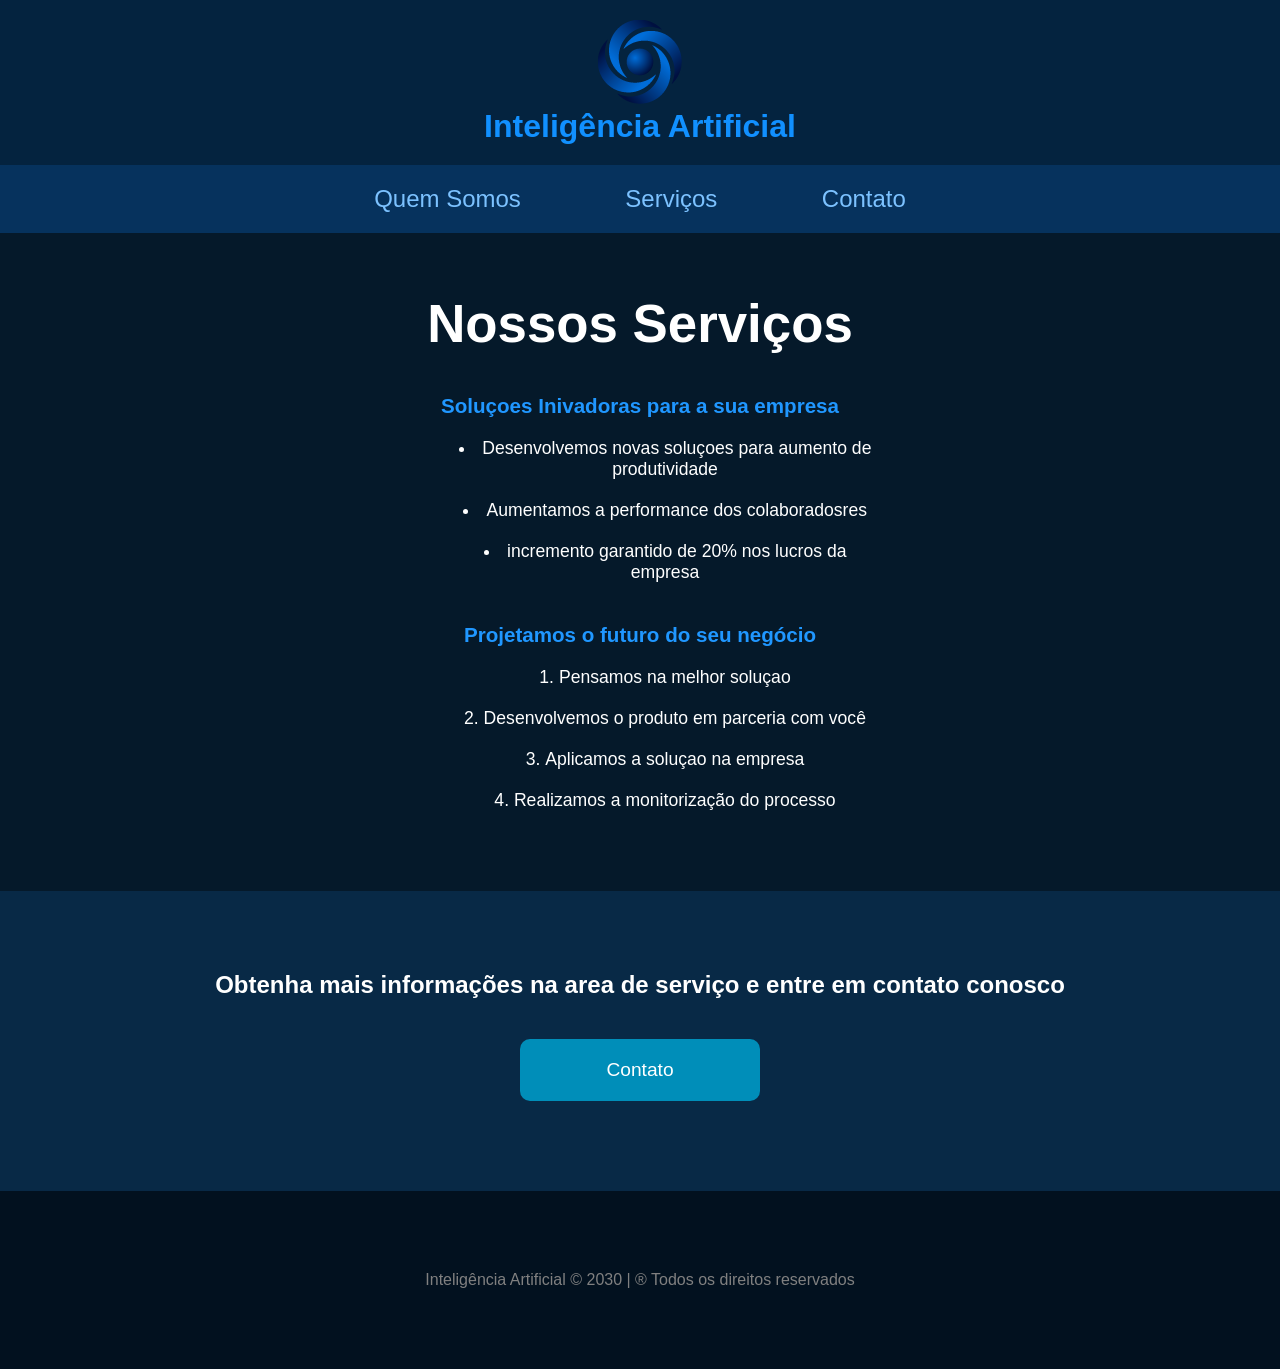
<file: WEBSITE_IA/servicos.html>
<!DOCTYPE html>
<html lang="pt-br">
<head>
    <meta charset="UTF-8">
    <meta name="viewport" content="width=device-width, initial-scale=1.0">

    <!-- Titulo da página -->
    <title>Inteligência Artificial</title>
    <!-- link para o css -->
    <link rel="stylesheet" href="assets/css/style.css">
</head>

<!-- o conteudo da página começa em <body> -->
<body>

    <!-- cabeçalho -->
    <header class="container-cabecalho">
        <a href="index.html"><img src="assets/images/logo_empresa.png" alt="Inteligência Artificial"></a>
        <!-- Titulo/legenda logo-->
        <h3>Inteligência Artificial</h3>
    </header>

    <!-- menu de navegação -->
    <nav class="container-navegacao">
        <a href="index.html">Quem Somos</a>
        <a href="servicos.html">Serviços</a>
        <a href="contato.html">Contato</a>
    </nav>


        <!-- Nossos Serviços -->
        <section class="container-servicos">
            <h1 class="text-center">
                Nossos Serviços
            </h1>

                <article >
                    <h3>
                        
                        Soluçoes Inivadoras para a sua empresa
                        
                    </h3>
                        <ul>
                            <li>Desenvolvemos novas soluçoes para aumento de produtividade</li>
                            <li>Aumentamos a performance dos colaboradosres</li>
                            <li>incremento garantido de 20% nos lucros da empresa</li>
                        </ul>
                </article>

                <article>
                    <h3>
                        
                        Projetamos o futuro do seu negócio
                        
                    </h3>
                        <ol>
                            <li>Pensamos na melhor soluçao</li>
                            <li>Desenvolvemos o produto em parceria com você</li>
                            <li>Aplicamos a soluçao na empresa</li>
                            <li>Realizamos a monitorização do processo</li>
                        </ol>
                </article>
            </section>




            

            <!-- Ver mais serviços ou contatos -->
            <section class="container-servicos-contatos">
                <h2>
                    Obtenha mais informações na area de serviço e entre em contato conosco
                </h2>
                <div class="botoes-servicos-contatos">
                    <a href="contato.html">Contato</a>
                </div>
        </section>
    
    <footer class="footer">
    Inteligência Artificial &copy; 2030 | &reg; Todos os direitos reservados 
    </footer>
</body>
</html>
</file>
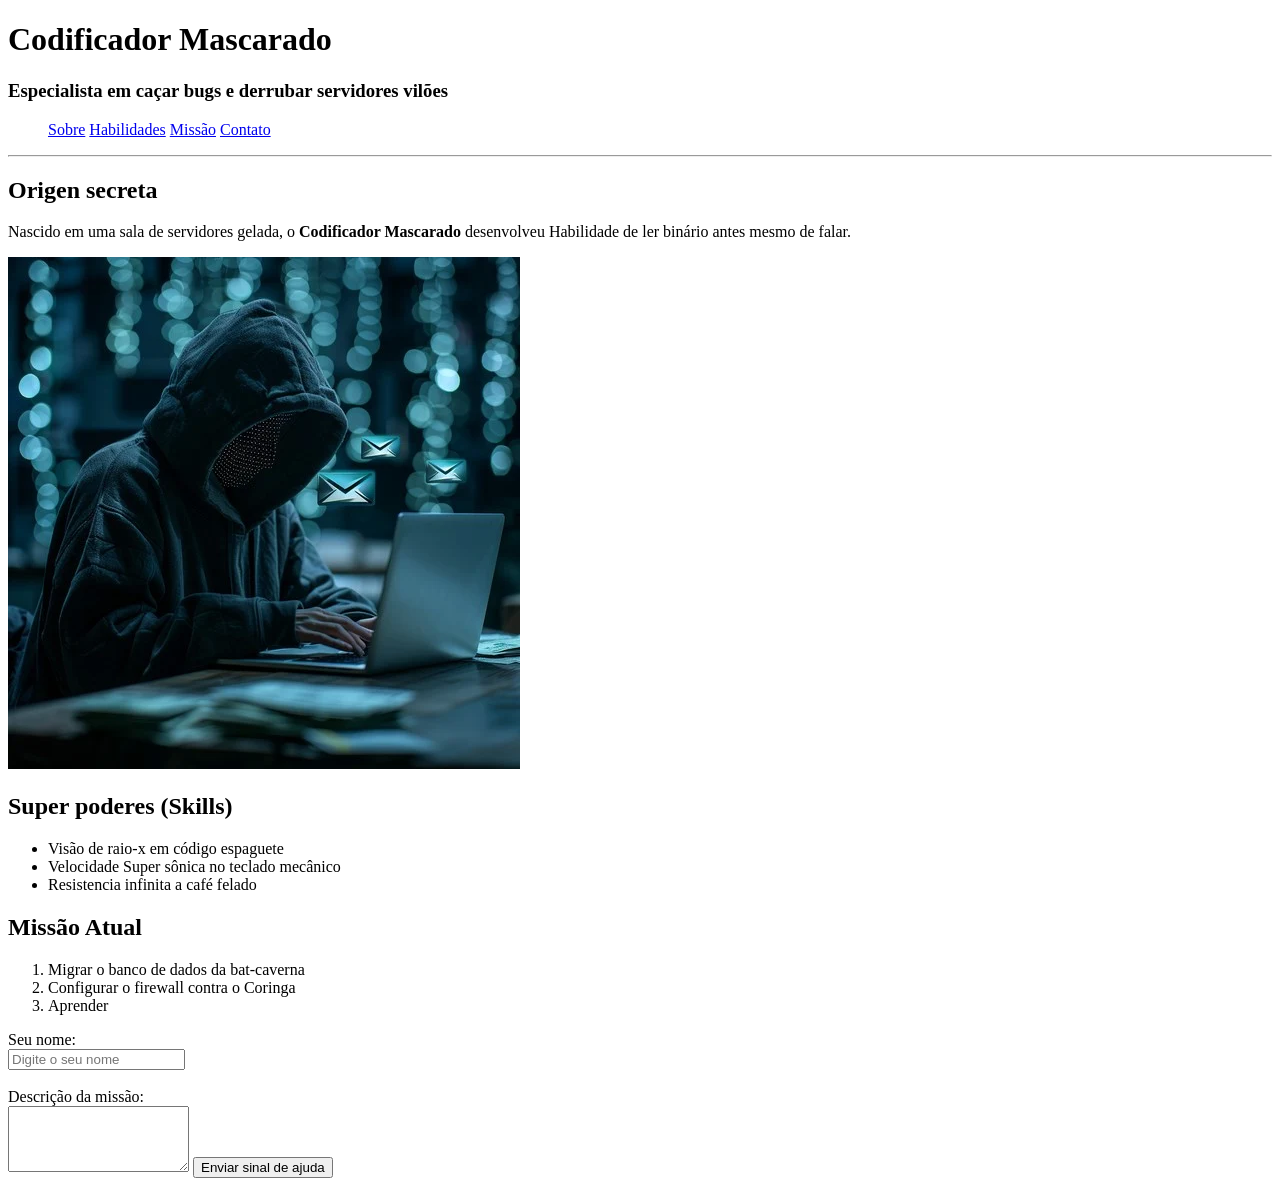
<file: Mês 05/Aula 15_05_2026/exerc2.html>
<!DOCTYPE html>
<html lang="en">
<head>
    <meta charset="UTF-8">
    <meta name="viewport" content="width=device-width, initial-scale=1.0">
    <title>Codificador Mascarado</title>
</head>
<body>
    <header>
        <h1>Codificador Mascarado</h1>
        <h3>Especialista em caçar bugs e derrubar servidores vilões</h2>

        <nav>
            <ul>
                <a href="#sobre">Sobre</a>
                <a href="#habilidades">Habilidades</a>
                <a href="#missão">Missão</a>
                <a href="#contato">Contato</a>
            </ul>
        </nav>
    </header>

    <hr><main>
        <section id="sobre">
            <h2>Origen secreta</h2>
            <article>
                <p>
                    Nascido em uma sala de servidores gelada, o <strong> Codificador Mascarado</strong> desenvolveu Habilidade de ler binário antes mesmo de falar.
                </p>
                <img src="assets/images/hacker-at-work-stockcake.webp" alt="Imagem de hacker com capuz e teclado">
            </article>
        </section>

        <section id="habilidades">
            <h2>Super poderes (Skills)</h2>
            <ul>
                <li>Visão de raio-x em código espaguete</li>
                <li>Velocidade Super sônica no teclado mecânico</li>
                <li>Resistencia infinita a café felado</li>

            </ul>
        </section>

        <section id="missão">
            <h2>Missão Atual</h2>
            <ol>
                <li>Migrar o banco de dados da bat-caverna</li>
                <li>Configurar o firewall contra o Coringa</li>
                <li>Aprender </li>
            </ol>
        </section>

        <section id="contato">
            <form action="#">
                <label for="nome">Seu nome:</label><br>
                <input type="text" id="nome" name="nome" placeholder="Digite o seu nome" required><br><br>
                <label for="missao-txt">Descrição da missão:</label><br>
                <textarea id="missao-txt" rows="4"></textarea>
                <button type="submit">Enviar sinal de ajuda</button>
            </form>
        </section>
    </main>
    
</body>
</html>
</file>
<file: WEBSITE_IA/assets/css/style.css>
/* Estilos da minha página web */
/* CSS  aplicado na página toda */

*{
    margin: 0;
    padding: 0;
}

html {
    height: 100%;
}

body {
    font-family: Arial, Helvetica, sans-serif;
    color:white;
    background-color: #04233f;
    display: flex;
    flex-direction: column;
    height: 100%;
}

.text-center {
    text-align: center;
}

.margin-top-40 {
    margin-top: 40px;
}


/* -------------------------------------------- */
/* Cabeçalho imagen e tag h3 (Titulo/legenda da logo) */
.container-cabecalho {
    text-align: center;
    padding: 20px;
    background-color: #04233f;
}

.container-cabecalho h3 {
    font-weight: 600;
    font-size: 2em;
    color: #1190ff;
}

/* -------------------------------------------- */
/* Menu de navegação */
.container-navegacao {
    text-align: center;
    padding: 20px;
    background-color: #06325d;
}

/* links do menu */
.container-navegacao a {
    font-size: 1.5em;
    margin: 0px 50px; /* margen em 0 e 50px é a distancia entre cada link do menu */
    text-decoration: none;
    color: #7cc2ff;
}

.container-navegacao a:hover {
    color: #ffffff;
}


/* -------------------------------------------- */
/* Quem-somos do index.html */

.container-quem-somos {
    background-color: #05192a;
    flex: 1;
}

.container-quem-somos .servico {
    margin: 60px auto;
    background-color: #061f35;
    width: 50%;
    padding: 50px;
    border-radius: 30px;
    text-align: center; 
}

.container-quem-somos .servico .icone {
    margin-bottom: 20px;
}




/* -------------------------------------------- */
/* text na tag H2 e botões*/

.container-servicos-contatos {
    background-color: #082946;
    padding: 80px;
    text-align: center;
}


/* botões*/
.botoes-servicos-contatos a {
    display: block;
    max-width: 200px;
    text-decoration: none;
    font-size: 1.2em;
    background-color: #008eb9;
    color: white;
    padding: 20px;
    margin: 10px auto;
    border-radius: 10px;
}
.container-servicos-contatos h2 {
    text-align: center;
    padding-bottom: 30px;
}

.botoes-servicos-contatos a:hover {
    background-color: white;
    color: black;
}


/* -------------------------------------------- */
/* página servicos.html */

.container-servicos {
    background-color: #05192a;
    font-size: 1.1em;
    padding: 60px;

}

.container-servicos h1 {
    font-size: 3em;
    color: white;
    margin-bottom: 20px;
}

.container-servicos h3 {
    color: #2097ff;
    padding: 20px 0;
}

.container-servicos article {
    width: 40%;
    margin: auto;
    text-align: center;
    list-style-position: inside;
}

.container-servicos li {
    margin-bottom: 20px;
    margin-left: 50px;
}



/* -------------------------------------------- */
/* pagina contatos.html */
.container-contatos {
    background-color: #05192a;
    font-size: 1.3em;
    padding: 60px;
    text-align: center;
    list-style-position: inside;
}

.container-contatos h1 {
    font-size: 2em;
    color: white;
    margin-bottom: 30px;
}

.container-contatos h3 {
    font-size: 1em;
    font-weight: 100;
    width: 40%;
    color: white;
    margin-bottom: 50px;
    border: 1px solid #105088;
    background-color: #08253f;
    padding: 20px;
    margin: auto;
}

.container-contatos .contatos {
    display: block;
    font-size: 2em;
    text-decoration: none;
    color: #00a2ff;
    margin-bottom: 40px;
}

.container-contatos article {
    margin-top: 20px;
}


/* -------------------------------------------- */
/* footer/rodapé */
.footer {
    text-align: center;
    padding: 80px;
    background-color: #02111f;
    color: gray;
}


/* -------------------------------------------- */
/* Formulário de contato*/

.form-contato {
    max-width: 600px;
    margin: auto;
    text-align: left;
    background-color: #f9f9f9;
    padding: 30px;
    border-radius: 8px;
    box-shadow: 0 4px 6px rgba(0, 0, 0, 0.1);
}

.grupo-campo {
    margin-bottom: 20px;
}

.grupo-campo label {
    display: block;
    margin-bottom: 8px;
    font-weight: bold;
    color: #333;
}

.grupo-campo input,
.grupo-campo select,
.grupo-campo textarea {
    width: 100%;
    padding: 12px;
    border: 1px solid #ccc;
    border-radius: 4px;
    font-family: inherit;
    font-size: 16px;
    box-sizing: border-box; /* garante que o padding não quebre o width 100% */
}

.grupo-campo input:focus,
.grupo-campo select:focus,
.grupo-campo textarea:focus {
    border-color: #0056b3; /* cor do destaque ao clicar no campo */
    outline: none;
    box-shadow: 0 0 5px rgba(0, 86, 179, 0.3);
}


.btn-enviar {
    background-color: #0056b3;
    color: #ffffff;
    border: none;
    padding: 12px 30px;
    font-size: 16px;
    font-weight: bold;
    border-radius: 4px;
    cursor: pointer;
    transition: background-color 0.3s ease;
}

.btn-enviar:hover {
    background-color: #004494;
}


/* Mensagem de erro/sucesso do Javascript */
.mensagem-alerta {
    text-align: center;
    margin-bottom: 15px;
    font-weight: bold;
    display: none; /* Oculto por padrão */
}

.alerta-erro { color: #d9534f; display: block; }
.alerta-sucesso { color: #5cb85c; display: block; }


.artigo-contato {
    margin-top: 40px;
    margin-bottom: 56px;
}
</file>
